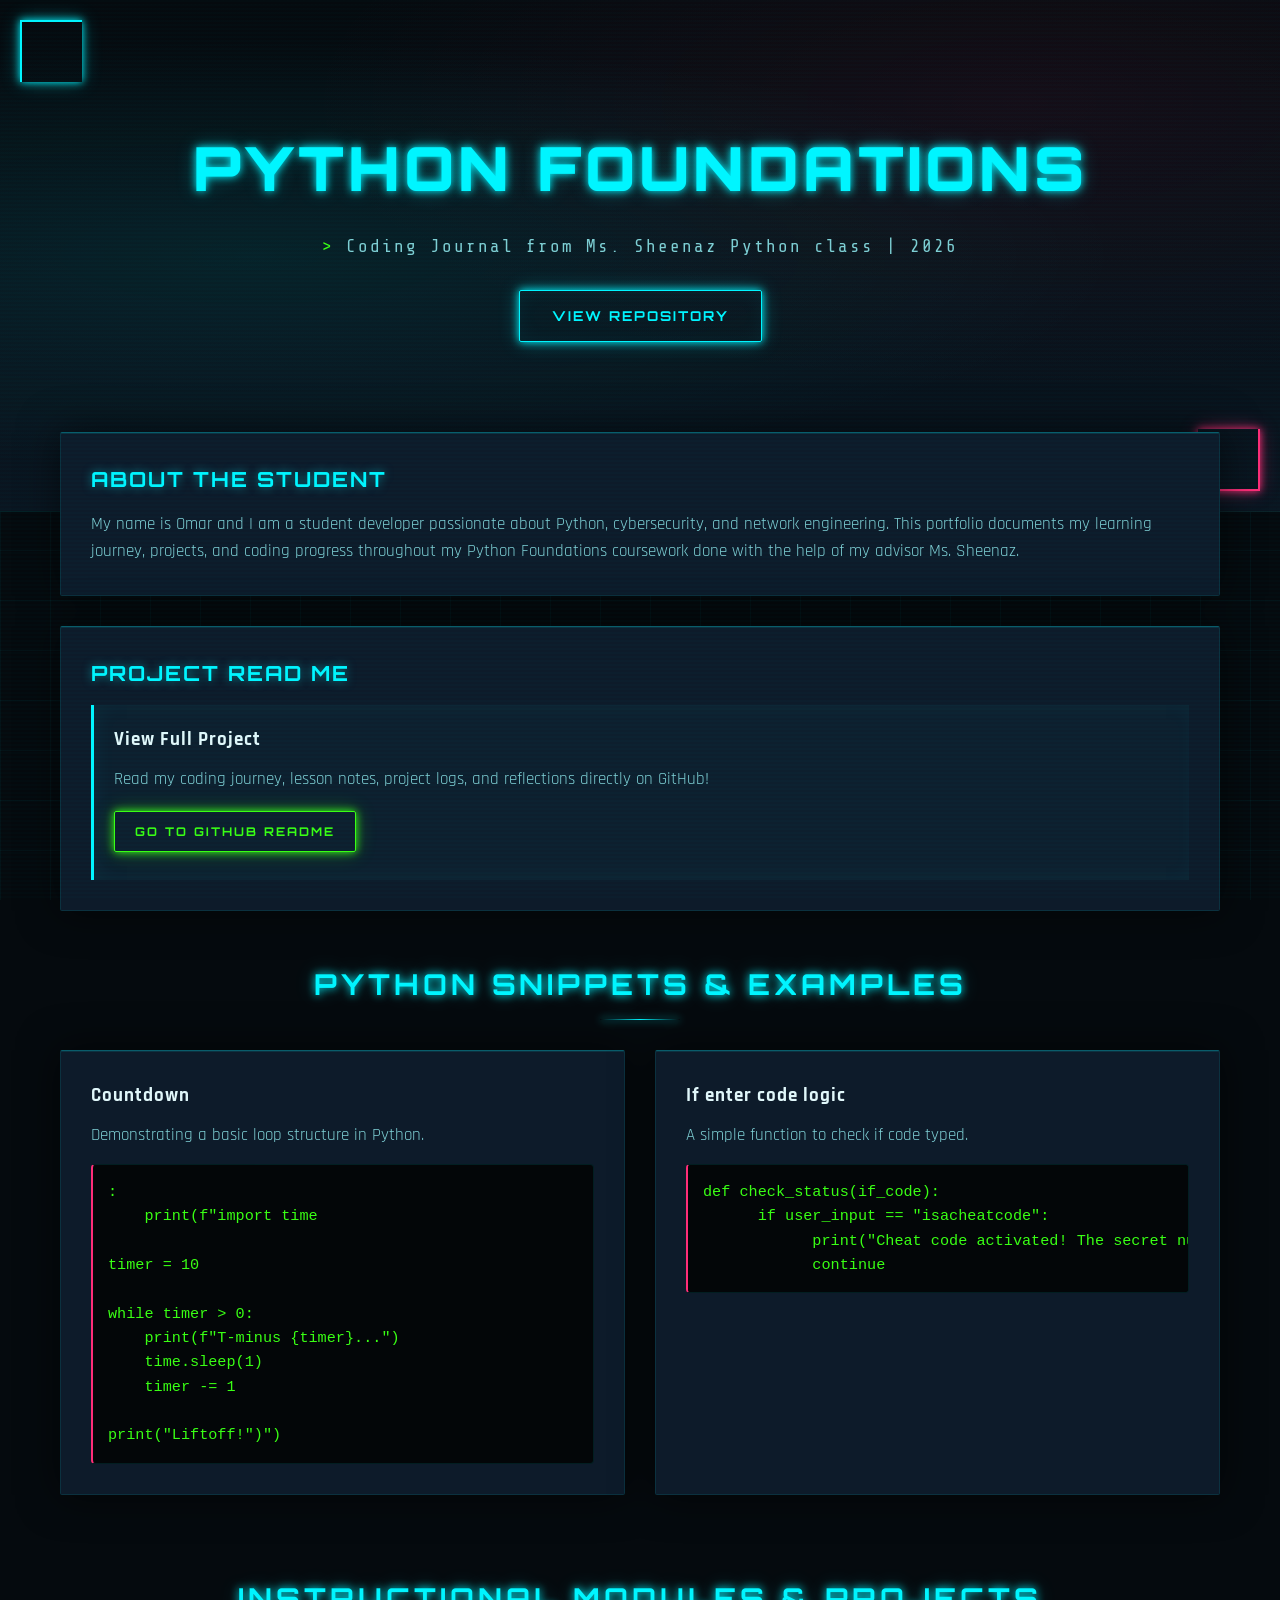
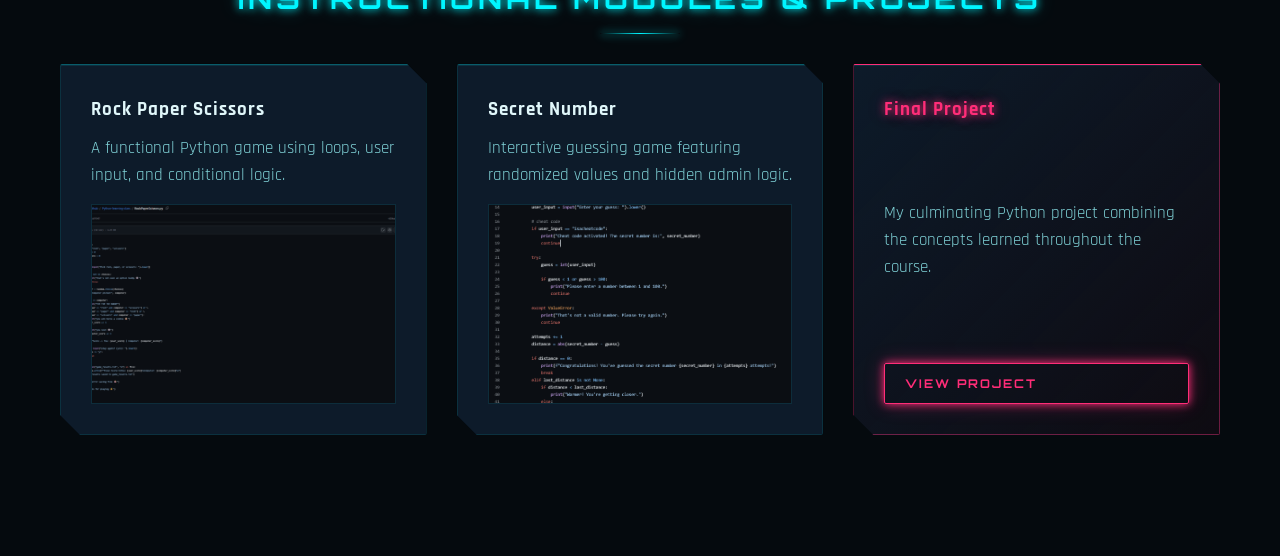
<file: index.html>
<!DOCTYPE html>
<html lang="en">
<head>
    <meta charset="UTF-8">
    <meta name="viewport" content="width=device-width, initial-scale=1.0">
    <title>Python Foundations Portfolio</title>
    <link rel="stylesheet" href="style.css">
</head>

<body>

    <section class="hero">
        <h1>Python Foundations</h1>
        <p> Coding Journal from Ms. Sheenaz Python class | 2026</p>
        <a href="https://github.com/NotProish/Python-learning-class" target="_blank" class="btn">
            View Repository
        </a>
    </section>

    <main class="container">

        <section class="card">
            <h2>About the Student</h2>
            <p>
                My name is Omar and I am a student developer passionate about Python, cybersecurity, and network engineering. This portfolio documents my learning journey, projects, and coding progress throughout my Python Foundations coursework done with the help of my advisor Ms. Sheenaz.
            </p>
        </section>

        <section class="card" id="readme-container">
            <h2>Project Read me</h2>
            <a href="https://github.com/NotProish/Python-learning-class/blob/main/README.md" target="_blank" class="documentation-card">
                <div class="doc-content">
                    <h3>View Full Project</h3>
                    <p>Read my coding journey, lesson notes, project logs, and reflections directly on GitHub!</p>
                    <span class="btn-small">Go to GitHub README</span>
                </div>
            </a>
        </section>

        <h2 class="section-title">Python Snippets & Examples</h2>
        <div class="grid-2col">
            <div class="card code-card">
                <h3>Countdown</h3>
                <p>Demonstrating a basic loop structure in Python.</p>
                <div class="code-block">
<pre><code>:
    print(f"import time

timer = 10 

while timer > 0:
    print(f"T-minus {timer}...")
    time.sleep(1)
    timer -= 1

print("Liftoff!")")
</code></pre>
                </div>
            </div>

            <div class="card code-card">
                <h3>If enter code logic</h3>
                <p>A simple function to check if code typed.</p>
                <div class="code-block">
<pre><code>def check_status(if_code):
      if user_input == "isacheatcode":
            print("Cheat code activated! The secret number is:", secret_number)
            continue
</code></pre>
                </div>
            </div>
        </div>

        <h2 class="section-title">Instructional Modules & Projects</h2>
        <div class="project-grid">

            <a href="images/rockpaper.png" target="_blank" class="card project-card">
                <h3>Rock Paper Scissors</h3>
                <p>A functional Python game using loops, user input, and conditional logic.</p>
                <img src="images/rockpaper.png" alt="Rock Paper Scissors Project" class="project-img">
            </a>

            <a href="images/secretnumber.png" target="_blank" class="card project-card">
                <h3>Secret Number</h3>
                <p>Interactive guessing game featuring randomized values and hidden admin logic.</p>
                <img src="images/secretnumber.png" alt="Secret Number Project" class="project-img">
            </a>

            <a href="https://github.com/NotProish/Python-learning-class" target="_blank" class="card project-card final-project">
                <h3>Final Project</h3>
                <p>My culminating Python project combining the concepts learned throughout the course.</p>
                <span class="btn-small">View Project</span>
            </a>

        </div>

    </main>

</body>
</html>
</file>
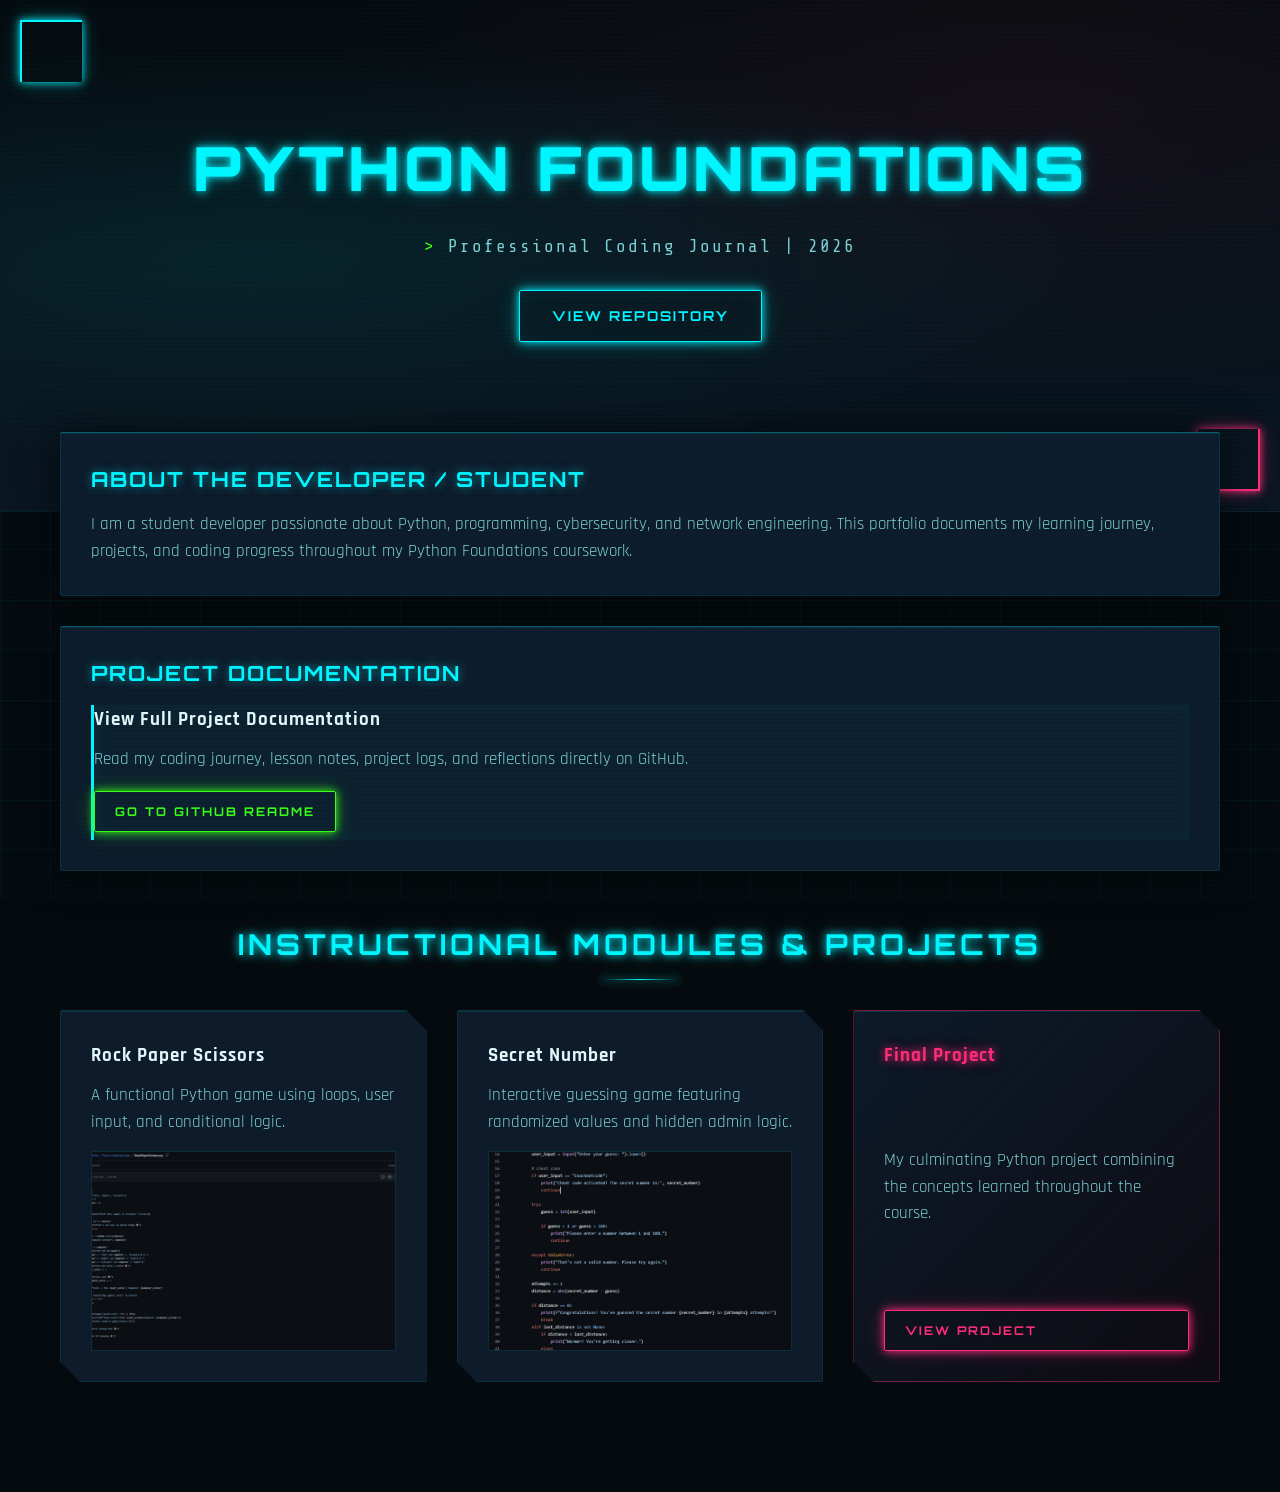
<file: images.html>
<!DOCTYPE html>
<html lang="en">
<head>
    <meta charset="UTF-8">
    <meta name="viewport" content="width=device-width, initial-scale=1.0">
    <title>Python Foundations Portfolio</title>

    <!-- CSS File -->
    <link rel="stylesheet" href="style.css">
</head>

<body>

    <!-- ================= HERO SECTION ================= -->

    <section class="hero">

        <h1>Python Foundations</h1>

        <p>
            Professional Coding Journal | 2026
        </p>

        <a href="https://github.com/NotProish/Python-learning-class"
           target="_blank"
           class="btn">

           View Repository

        </a>

    </section>

    <!-- ================= MAIN CONTENT ================= -->

    <main class="container">

        <!-- ABOUT SECTION -->

        <section class="card">

            <h2>About the Developer / Student</h2>

            <p>
                I am a student developer passionate about Python,
                programming, cybersecurity, and network engineering.
                This portfolio documents my learning journey,
                projects, and coding progress throughout my
                Python Foundations coursework.
            </p>

        </section>

        <!-- DOCUMENTATION SECTION -->

        <section class="card" id="readme-container">

            <h2>Project Documentation</h2>

            <a href="https://github.com/NotProish/Python-learning-class/blob/main/github/Python-learning-class/README.md"
               target="_blank"
               class="documentation-card">

                <h3>View Full Project Documentation</h3>

                <p>
                    Read my coding journey, lesson notes,
                    project logs, and reflections directly
                    on GitHub.
                </p>

                <span class="btn-small">
                    Go to GitHub README
                </span>

            </a>

        </section>

        <!-- PROJECTS SECTION -->

        <h2 class="section-title">
            Instructional Modules & Projects
        </h2>

        <div class="project-grid">

            <!-- PROJECT 1 -->

            <a href="images/rockpaper.png"
               target="_blank"
               class="card project-card">

                <h3>Rock Paper Scissors</h3>

                <p>
                    A functional Python game using loops,
                    user input, and conditional logic.
                </p>

                <img src="images/rockpaper.png"
                     alt="Rock Paper Scissors Project"
                     class="project-img">

            </a>

            <!-- PROJECT 2 -->

            <a href="images/secretnumber.png"
               target="_blank"
               class="card project-card">

                <h3>Secret Number</h3>

                <p>
                    Interactive guessing game featuring
                    randomized values and hidden admin logic.
                </p>

                <img src="images/secretnumber.png"
                     alt="Secret Number Project"
                     class="project-img">

            </a>

            <!-- FINAL PROJECT -->

            <a href="https://github.com/NotProish/Python-learning-class/tree/main/github/Python-learning-class"
               target="_blank"
               class="card project-card final-project">

                <h3>Final Project</h3>

                <p>
                    My culminating Python project combining
                    the concepts learned throughout the course.
                </p>

                <span class="btn-small">
                    View Project
                </span>

            </a>

        </div>

    </main>

</body>
</html>
</file>
<file: style.css>
/* =========================
   IMPORTS
========================= */
@import url('https://fonts.googleapis.com/css2?family=Share+Tech+Mono&family=Orbitron:wght@400;700;900&family=Rajdhani:wght@400;600;700&display=swap');

/* =========================
   CSS VARIABLES
========================= */
:root {
    --bg-primary: #050a0e;
    --bg-secondary: #0a1520;
    --bg-card: #0d1b2a;
    --bg-code: #030608;
    --accent-cyan: #00f5ff;
    --accent-green: #39ff14;
    --accent-pink: #ff2d78;
    --accent-dim: #00b8c4;
    --text-primary: #e0f7fa;
    --text-secondary: #7ecfd4;
    --text-muted: #3a6b70;
    --border-glow: rgba(0, 245, 255, 0.3);
    --border-subtle: rgba(0, 245, 255, 0.1);
    --glow-cyan: 0 0 8px #00f5ff, 0 0 20px rgba(0,245,255,0.3);
    --glow-green: 0 0 8px #39ff14, 0 0 20px rgba(57,255,20,0.3);
    --glow-pink: 0 0 8px #ff2d78, 0 0 20px rgba(255,45,120,0.3);
}

/* =========================
   GLOBAL STYLES
========================= */
* {
    margin: 0;
    padding: 0;
    box-sizing: border-box;
}

body {
    font-family: 'Rajdhani', sans-serif;
    background: var(--bg-primary);
    color: var(--text-primary);
    line-height: 1.6;
    overflow-x: hidden;
}

/* Scanline overlay effect */
body::before {
    content: '';
    position: fixed;
    top: 0; left: 0;
    width: 100%; height: 100%;
    background: repeating-linear-gradient(
        0deg,
        transparent,
        transparent 2px,
        rgba(0, 245, 255, 0.015) 2px,
        rgba(0, 245, 255, 0.015) 4px
    );
    pointer-events: none;
    z-index: 9999;
}

/* Grid background */
body::after {
    content: '';
    position: fixed;
    top: 0; left: 0;
    width: 100%; height: 100%;
    background-image:
        linear-gradient(rgba(0, 245, 255, 0.04) 1px, transparent 1px),
        linear-gradient(90deg, rgba(0, 245, 255, 0.04) 1px, transparent 1px);
    background-size: 50px 50px;
    pointer-events: none;
    z-index: 0;
}

/* =========================
   HERO SECTION
========================= */
.hero {
    position: relative;
    background:
        radial-gradient(ellipse at 20% 50%, rgba(0, 245, 255, 0.08) 0%, transparent 60%),
        radial-gradient(ellipse at 80% 20%, rgba(255, 45, 120, 0.06) 0%, transparent 50%),
        linear-gradient(180deg, #050a0e 0%, #0a1520 100%);
    color: var(--text-primary);
    text-align: center;
    padding: 120px 20px 160px;
    border-bottom: 1px solid var(--border-subtle);
    overflow: hidden;
    z-index: 1;
}

.hero::before {
    content: '';
    position: absolute;
    top: 20px; left: 20px;
    width: 60px; height: 60px;
    border-top: 2px solid var(--accent-cyan);
    border-left: 2px solid var(--accent-cyan);
    box-shadow: var(--glow-cyan);
    animation: pulse-border 3s ease-in-out infinite;
}

.hero::after {
    content: '';
    position: absolute;
    bottom: 20px; right: 20px;
    width: 60px; height: 60px;
    border-bottom: 2px solid var(--accent-pink);
    border-right: 2px solid var(--accent-pink);
    box-shadow: var(--glow-pink);
    animation: pulse-border 3s ease-in-out infinite 1.5s;
}

@keyframes pulse-border {
    0%, 100% { opacity: 1; }
    50% { opacity: 0.4; }
}

.hero h1 {
    font-family: 'Orbitron', monospace;
    font-size: 3.8rem;
    font-weight: 900;
    margin-bottom: 15px;
    letter-spacing: 4px;
    text-transform: uppercase;
    color: var(--accent-cyan);
    text-shadow: var(--glow-cyan);
    animation: glitch-text 6s infinite;
}

@keyframes glitch-text {
    0%, 90%, 100% { text-shadow: var(--glow-cyan); transform: translate(0); }
    92% { text-shadow: -2px 0 var(--accent-pink), 2px 0 var(--accent-green); transform: translate(2px, 0); }
    94% { text-shadow: 2px 0 var(--accent-pink), -2px 0 var(--accent-green); transform: translate(-2px, 0); }
    96% { text-shadow: var(--glow-cyan); transform: translate(0); }
}

.hero p {
    font-family: 'Share Tech Mono', monospace;
    font-size: 1.1rem;
    color: var(--text-secondary);
    margin-bottom: 30px;
    letter-spacing: 2px;
}

.hero p::before {
    content: '> ';
    color: var(--accent-green);
}

/* =========================
   BUTTONS
========================= */
.btn, .btn-small {
    display: inline-block;
    text-decoration: none;
    font-weight: 700;
    transition: all 0.3s ease;
    font-family: 'Orbitron', monospace;
    text-transform: uppercase;
    letter-spacing: 2px;
    position: relative;
    overflow: hidden;
}

.btn {
    background: transparent;
    color: var(--accent-cyan);
    padding: 14px 32px;
    border: 1px solid var(--accent-cyan);
    border-radius: 2px;
    font-size: 0.85rem;
    box-shadow: var(--glow-cyan), inset 0 0 20px rgba(0,245,255,0.05);
}

.btn::before {
    content: '';
    position: absolute;
    top: 0; left: -100%;
    width: 100%; height: 100%;
    background: linear-gradient(90deg, transparent, rgba(0,245,255,0.2), transparent);
    transition: left 0.5s ease;
}

.btn:hover::before { left: 100%; }

.btn:hover {
    background: rgba(0, 245, 255, 0.1);
    box-shadow: var(--glow-cyan), inset 0 0 30px rgba(0,245,255,0.1);
    transform: translateY(-3px);
    color: white;
}

.btn-small {
    margin-top: 18px;
    padding: 10px 20px;
    background: transparent;
    color: var(--accent-green);
    border: 1px solid var(--accent-green);
    border-radius: 2px;
    font-size: 0.75rem;
    box-shadow: var(--glow-green);
}

.btn-small:hover {
    background: rgba(57, 255, 20, 0.1);
    transform: translateY(-2px);
    color: white;
}

/* =========================
   MAIN CONTAINER
========================= */
.container {
    max-width: 1200px; /* Widened for more space */
    margin: -80px auto 80px;
    padding: 0 20px;
    position: relative;
    z-index: 1;
}

/* =========================
   CARD STYLING
========================= */
.card {
    background: var(--bg-card);
    color: var(--text-primary); /* Enforces dark theme text */
    border-radius: 2px;
    padding: 30px;
    margin-bottom: 30px;
    border: 1px solid var(--border-subtle);
    border-top: 1px solid var(--border-glow);
    box-shadow: 0 0 40px rgba(0,0,0,0.6), inset 0 1px 0 rgba(0,245,255,0.1);
    transition: all 0.3s ease;
    position: relative;
    overflow: hidden;
}

.card::before {
    content: '';
    position: absolute;
    top: 0; left: -100%;
    width: 100%; height: 1px;
    background: linear-gradient(90deg, transparent, var(--accent-cyan), transparent);
    animation: scan-line 4s linear infinite;
}

@keyframes scan-line {
    0% { left: -100%; }
    100% { left: 100%; }
}

.card:hover {
    border-color: var(--border-glow);
    box-shadow: 0 0 60px rgba(0,0,0,0.8), 0 0 20px rgba(0,245,255,0.1), inset 0 1px 0 rgba(0,245,255,0.2);
    transform: translateY(-4px);
}

/* =========================
   TYPOGRAPHY
========================= */
h1, h2, h3 { font-weight: 700; }

h2 {
    font-family: 'Orbitron', monospace;
    margin-bottom: 15px;
    color: var(--accent-cyan);
    text-shadow: 0 0 10px rgba(0,245,255,0.5);
    letter-spacing: 2px;
    text-transform: uppercase;
    font-size: 1.3rem;
}

h3 {
    font-family: 'Rajdhani', sans-serif;
    margin-bottom: 10px;
    color: var(--text-primary);
    font-size: 1.2rem;
    letter-spacing: 1px;
}

p {
    color: var(--text-secondary);
    font-size: 1.05rem;
}

.section-title {
    margin: 50px 0 30px; /* Increased top margin for spacing */
    text-align: center;
    font-size: 1.8rem;
    font-family: 'Orbitron', monospace;
    color: var(--accent-cyan);
    text-shadow: var(--glow-cyan);
    text-transform: uppercase;
    letter-spacing: 4px;
    position: relative;
}

.section-title::after {
    content: '';
    display: block;
    width: 80px;
    height: 1px;
    background: linear-gradient(90deg, transparent, var(--accent-cyan), transparent);
    margin: 12px auto 0;
    box-shadow: var(--glow-cyan);
}

/* =========================
   DOCUMENTATION CARD
========================= */
.documentation-card {
    display: block;
    text-decoration: none;
    color: inherit;
    background: rgba(0, 245, 255, 0.02);
    border-left: 3px solid var(--accent-cyan);
    box-shadow: inset 4px 0 20px rgba(0,245,255,0.05);
    transition: all 0.3s ease;
}

.doc-content {
    padding: 20px;
}

.documentation-card:hover {
    background: rgba(0, 245, 255, 0.05);
    border-left-color: var(--accent-green);
    box-shadow: inset 4px 0 20px rgba(57,255,20,0.05), var(--glow-cyan);
}

/* =========================
   GRIDS & LAYOUTS
========================= */
.project-grid {
    display: grid;
    grid-template-columns: repeat(auto-fit, minmax(300px, 1fr));
    gap: 30px; /* Increased gap */
}

.grid-2col {
    display: grid;
    grid-template-columns: repeat(auto-fit, minmax(400px, 1fr));
    gap: 30px;
}

/* =========================
   CODE SNIPPETS
========================= */
.code-card {
    display: flex;
    flex-direction: column;
}

.code-block {
    background: var(--bg-code);
    padding: 15px;
    border-radius: 4px;
    border: 1px solid var(--border-subtle);
    margin-top: 15px;
    overflow-x: auto;
    border-left: 2px solid var(--accent-pink);
}

.code-block pre {
    font-family: 'Share Tech Mono', monospace;
    font-size: 0.95rem;
    color: var(--accent-green);
}

/* =========================
   PROJECT CARDS
========================= */
.project-card {
    text-decoration: none;
    display: flex;
    flex-direction: column;
    justify-content: space-between;
    clip-path: polygon(0 0, calc(100% - 20px) 0, 100% 20px, 100% 100%, 20px 100%, 0 calc(100% - 20px));
}

.project-card:hover {
    transform: translateY(-8px);
    box-shadow: 0 20px 60px rgba(0,0,0,0.8), 0 0 30px rgba(0,245,255,0.15);
    border-color: rgba(0,245,255,0.4);
}

.project-img {
    width: 100%;
    height: 200px;
    object-fit: cover;
    border-radius: 0;
    border: 1px solid var(--border-subtle);
    margin-top: 15px;
    transition: transform 0.4s ease, filter 0.4s ease;
    filter: brightness(0.85) saturate(0.9);
}

.project-card:hover .project-img {
    transform: scale(1.04);
    filter: brightness(1) saturate(1.1);
}

/* =========================
   FINAL PROJECT SPECIAL
========================= */
.final-project {
    border: 1px solid rgba(255, 45, 120, 0.4);
    border-top: 1px solid var(--accent-pink);
    background: linear-gradient(135deg, var(--bg-card) 0%, rgba(255,45,120,0.04) 100%);
}

.final-project::before {
    background: linear-gradient(90deg, transparent, var(--accent-pink), transparent);
}

.final-project h3 { color: var(--accent-pink); text-shadow: var(--glow-pink); }
.final-project .btn-small { color: var(--accent-pink); border-color: var(--accent-pink); box-shadow: var(--glow-pink); }
.final-project .btn-small:hover { background: rgba(255, 45, 120, 0.1); }

/* =========================
   SCROLLBAR & SELECTION
========================= */
::-webkit-scrollbar { width: 6px; }
::-webkit-scrollbar-track { background: var(--bg-primary); }
::-webkit-scrollbar-thumb { background: var(--accent-dim); box-shadow: var(--glow-cyan); }
::selection { background: rgba(0, 245, 255, 0.25); color: white; }

/* =========================
   RESPONSIVE DESIGN
========================= */
@media (max-width: 768px) {
    .hero { padding: 100px 20px 140px; }
    .hero h1 { font-size: 2.4rem; letter-spacing: 2px; }
    .hero p { font-size: 0.95rem; }
    .container { margin-top: -60px; }
    .card { padding: 22px; }
    .section-title { font-size: 1.4rem; letter-spacing: 2px; }
    h2 { font-size: 1.1rem; }
    .grid-2col { grid-template-columns: 1fr; }
}

@media (max-width: 500px) {
    .hero h1 { font-size: 1.8rem; }
    .btn { width: 100%; max-width: 260px; }
    .project-img { height: 160px; }
    .project-card { clip-path: none; }
}
</file>
